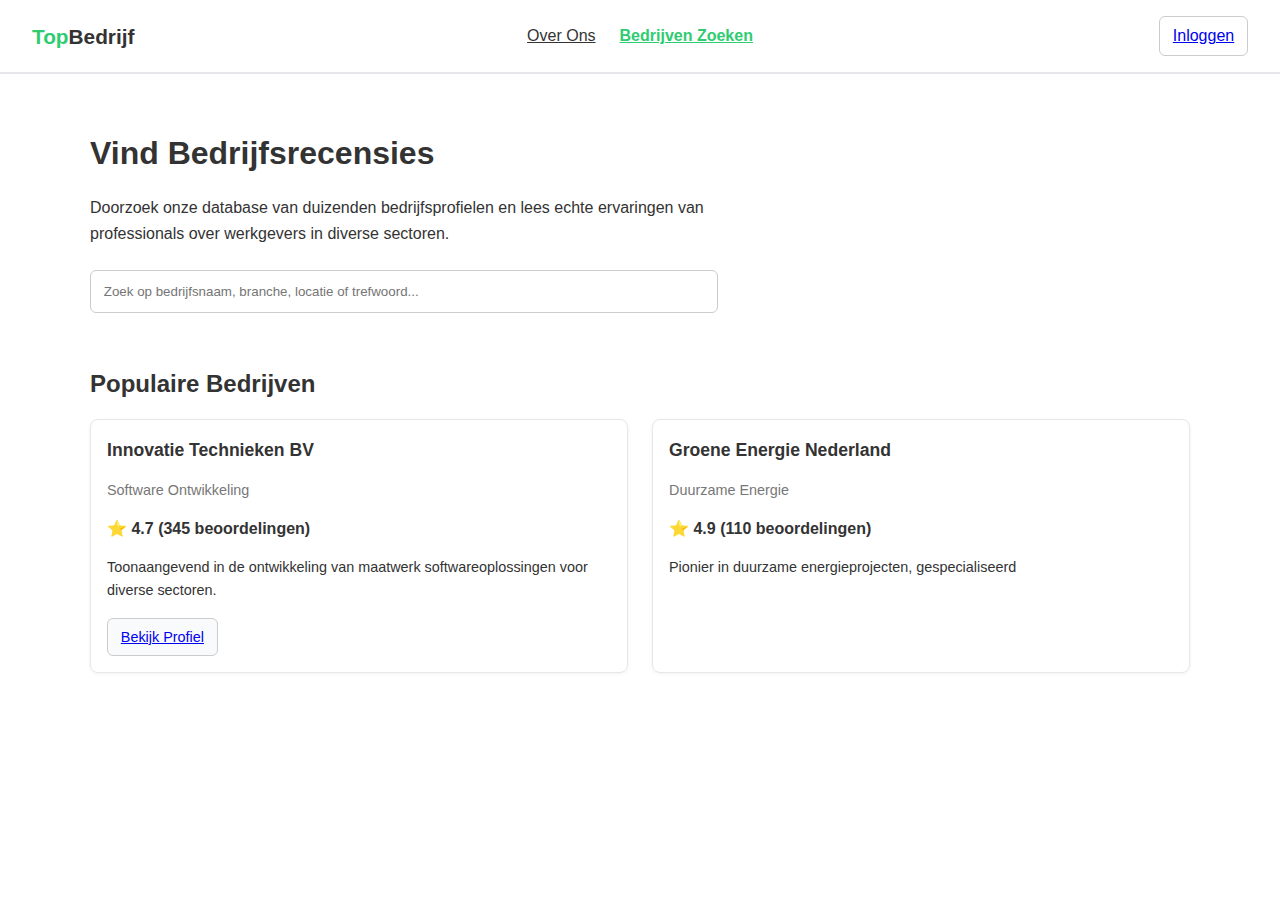
<file: html/index.html>
<!DOCTYPE html>
<html lang="nl">
<head>
  <meta charset="UTF-8">
  <meta name="viewport" content="width=device-width, initial-scale=1.0">
  <title>TopBedrijf - Bedrijven Zoeken</title>
  <link rel="stylesheet" href="../css/styles.css">
</head>
<body>
  <!-- Navigatie -->
  <header>
    <div class="logo">Top<span>Bedrijf</span></div>
    <nav class="nav-links">
      <a href="about.html">Over Ons</a>
      <a href="index.html" class="active">Bedrijven Zoeken</a>
    </nav>
    <a href="login.html" class="btn-login">Inloggen</a>
  </header>

  <!-- Hero zoek -->
  <main class="container">
    <h1>Vind Bedrijfsrecensies</h1>
    <p class="intro">
      Doorzoek onze database van duizenden bedrijfsprofielen en lees echte ervaringen van professionals over werkgevers in diverse sectoren.
    </p>
    <input type="text" class="search" placeholder="Zoek op bedrijfsnaam, branche, locatie of trefwoord...">

    <!-- Populaire bedrijven -->
    <section class="popular">
      <h2>Populaire Bedrijven</h2>
      <div class="cards">
        <div class="card">
          <h3>Innovatie Technieken BV</h3>
          <p class="category">Software Ontwikkeling</p>
          <p class="rating">⭐ 4.7 (345 beoordelingen)</p>
          <p class="desc">Toonaangevend in de ontwikkeling van maatwerk softwareoplossingen voor diverse sectoren.</p>
          <a href="#" class="btn-card">Bekijk Profiel</a>
        </div>
        <div class="card">
          <h3>Groene Energie Nederland</h3>
          <p class="category">Duurzame Energie</p>
          <p class="rating">⭐ 4.9 (110 beoordelingen)</p>
          <p class="desc">Pionier in duurzame energieprojecten, gespecialiseerd
</file>
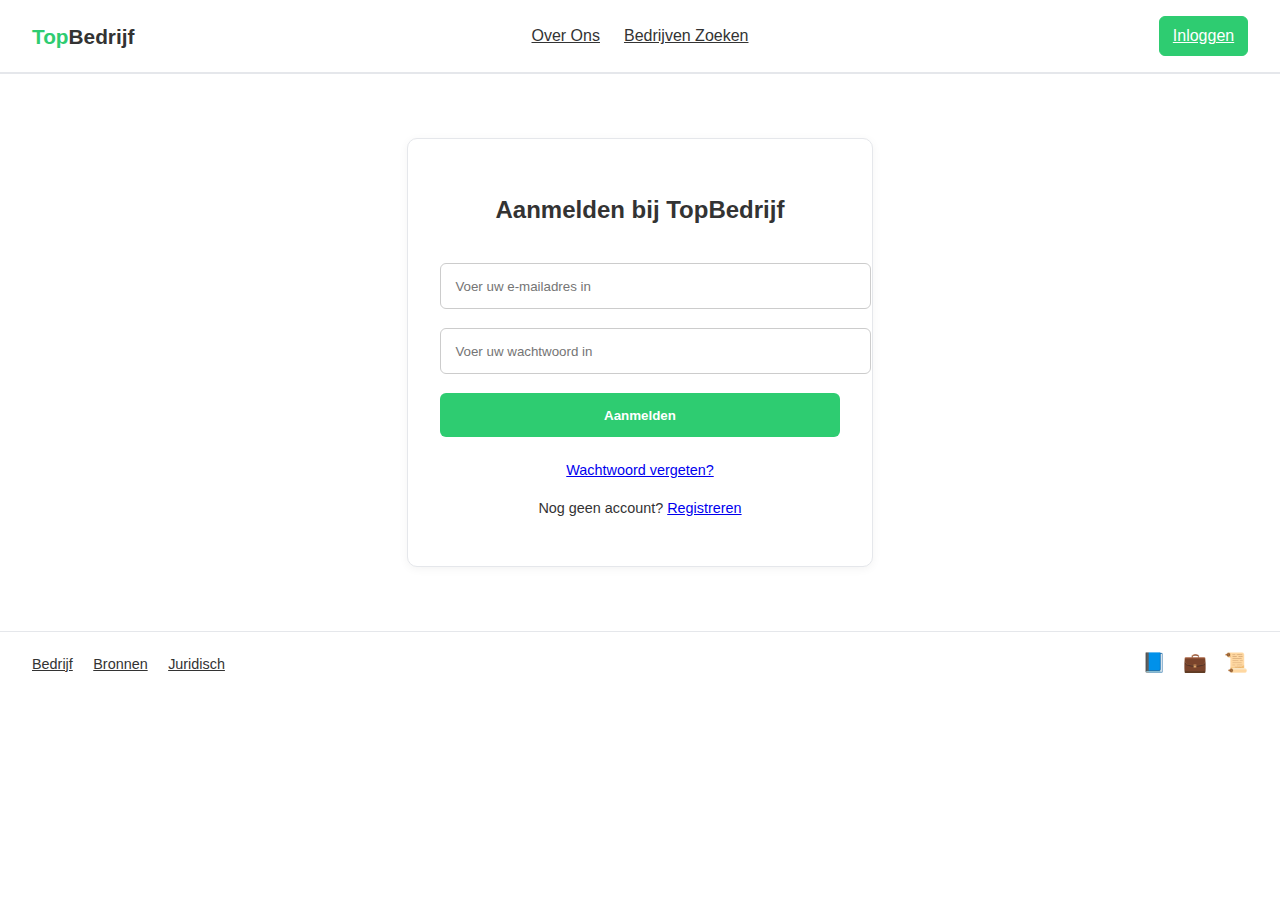
<file: html/login.html>
<!DOCTYPE html>
<html lang="nl">
<head>
  <meta charset="UTF-8">
  <meta name="viewport" content="width=device-width, initial-scale=1.0">
  <title>TopBedrijf - Inloggen</title>
  <link rel="stylesheet" href="../css/styles.css">
</head>
<body>
  <!-- Navigatie -->
  <header>
    <div class="logo">Top<span>Bedrijf</span></div>
    <nav class="nav-links">
      <a href="about.html">Over Ons</a>
      <a href="index.html">Bedrijven Zoeken</a>
    </nav>
    <a href="login.html" class="btn-login active">Inloggen</a>
  </header>

  <!-- Login box -->
  <section class="login-box">
    <h2>Aanmelden bij <span class="green">TopBedrijf</span></h2>
    <form>
      <input type="email" placeholder="Voer uw e-mailadres in" required>
      <input type="password" placeholder="Voer uw wachtwoord in" required>
      <button type="submit">Aanmelden</button>
      <p><a href="#">Wachtwoord vergeten?</a></p>
      <p>Nog geen account? <a href="#">Registreren</a></p>
    </form>
  </section>

  <!-- Footer -->
  <footer>
    <div class="footer-links">
      <a href="#">Bedrijf</a>
      <a href="#">Bronnen</a>
      <a href="#">Juridisch</a>
    </div>
    <div class="footer-icons">
      <span>📘</span>
      <span>💼</span>
      <span>📜</span>
    </div>
  </footer>
</body>
</html>
</file>
<file: css/styles.css>
/* Basis */
body {
  margin: 0;
  font-family: "Segoe UI", sans-serif;
  background: #fff;
  color: #333;
  line-height: 1.6;
}
.container {
  max-width: 1100px;
  margin: 0 auto;
  padding: 2rem;
}

/* Header */
header {
  display: grid;
  grid-template-columns: 1fr auto 1fr;
  align-items: center;
  padding: 1rem 2rem;
  border-bottom: 2px solid #e5e7eb;
}
.logo {
  font-size: 1.3rem;
  font-weight: bold;
  color: #2ecc71;
}
.logo span { color: #333; }
.nav-links {
  display: flex;
  gap: 1.5rem;
  justify-self: center;
}
.nav-links a {
  color: #333;
}
.nav-links a.active {
  color: #2ecc71;
  font-weight: bold;
}
.btn-login {
  justify-self: end;
  border: 1px solid #ccc;
  padding: 0.4rem 0.8rem;
  border-radius: 6px;
}
.btn-login.active {
  border-color: #2ecc71;
  background: #2ecc71;
  color: white;
}

/* Hero */
h1 {
  font-size: 2rem;
  margin-bottom: 0.5rem;
}
.intro {
  max-width: 700px;
  margin-bottom: 1.5rem;
}
.search {
  width: 100%;
  max-width: 600px;
  padding: 0.8rem;
  border: 1px solid #ccc;
  border-radius: 6px;
  margin-bottom: 2rem;
}

/* Populaire bedrijven */
.popular h2 {
  margin-bottom: 1rem;
}
.cards {
  display: grid;
  grid-template-columns: repeat(auto-fit, minmax(280px, 1fr));
  gap: 1.5rem;
}
.card {
  background: #fff;
  border: 1px solid #e5e7eb;
  border-radius: 8px;
  padding: 1rem;
  box-shadow: 0 1px 4px rgba(0,0,0,0.05);
}
.card h3 {
  margin: 0;
  font-size: 1.1rem;
}
.card .category {
  font-size: 0.9rem;
  color: #777;
}
.card .rating {
  margin: 0.5rem 0;
  font-weight: bold;
}
.card .desc {
  font-size: 0.9rem;
  margin-bottom: 1rem;
}
.btn-card {
  display: inline-block;
  padding: 0.4rem 0.8rem;
  background: #f9fafb;
  border: 1px solid #ccc;
  border-radius: 6px;
  font-size: 0.9rem;
}

/* Footer */
footer {
  border-top: 1px solid #e5e7eb;
  padding: 1rem 2rem;
  display: flex;
  justify-content: space-between;
  align-items: center;
}
.footer-links a {
  margin-right: 1rem;
  font-size: 0.9rem;
  color: #333;
}
.footer-icons span {
  margin-left: 0.8rem;
  font-size: 1.2rem;
}

/* Twee kolommen layout */
.two-col {
  display: grid;
  grid-template-columns: 1fr 1fr;
  gap: 2rem;
  align-items: center;
  margin: 3rem 0;
}
.hero-text h1 {
  font-size: 2rem;
  margin-bottom: 1rem;
}
.hero-text p {
  margin-bottom: 1.5rem;
}
.hero-img img {
  width: 100%;
  border-radius: 10px;
}
.btn-primary {
  display: inline-block;
  background: #2ecc71;
  color: white;
  padding: 0.7rem 1.2rem;
  border-radius: 6px;
}

/* Kernwaarden */
.values {
  margin: 3rem 0;
}
.values h2 {
  text-align: center;
  margin-bottom: 2rem;
}

/* Hoe het werkt */
.steps-grid {
  display: grid;
  grid-template-columns: repeat(auto-fit, minmax(220px, 1fr));
  gap: 1.5rem;
  text-align: center;
}
.step-number {
  display: inline-block;
  background: #2ecc71;
  color: white;
  font-weight: bold;
  font-size: 1.2rem;
  border-radius: 50%;
  width: 35px;
  height: 35px;
  line-height: 35px;
  margin-bottom: 0.5rem;
}

/* Login */
.login-box {
  max-width: 400px;
  margin: 4rem auto;
  padding: 2rem;
  background: #fff;
  border: 1px solid #e5e7eb;
  border-radius: 10px;
  text-align: center;
  box-shadow: 0 2px 10px rgba(0,0,0,0.05);
}
.login-box h2 {
  margin-bottom: 1.5rem;
}
.login-box input, .login-box button {
  width: 100%;
  margin: 0.6rem 0;
  padding: 0.9rem;
  border: 1px solid #ccc;
  border-radius: 6px;
}
.login-box button {
  background: #2ecc71;
  color: white;
  border: none;
  font-weight: bold;
  cursor: pointer;
}
.login-box p {
  margin-top: 0.8rem;
  font-size: 0.9rem;
}
</file>
